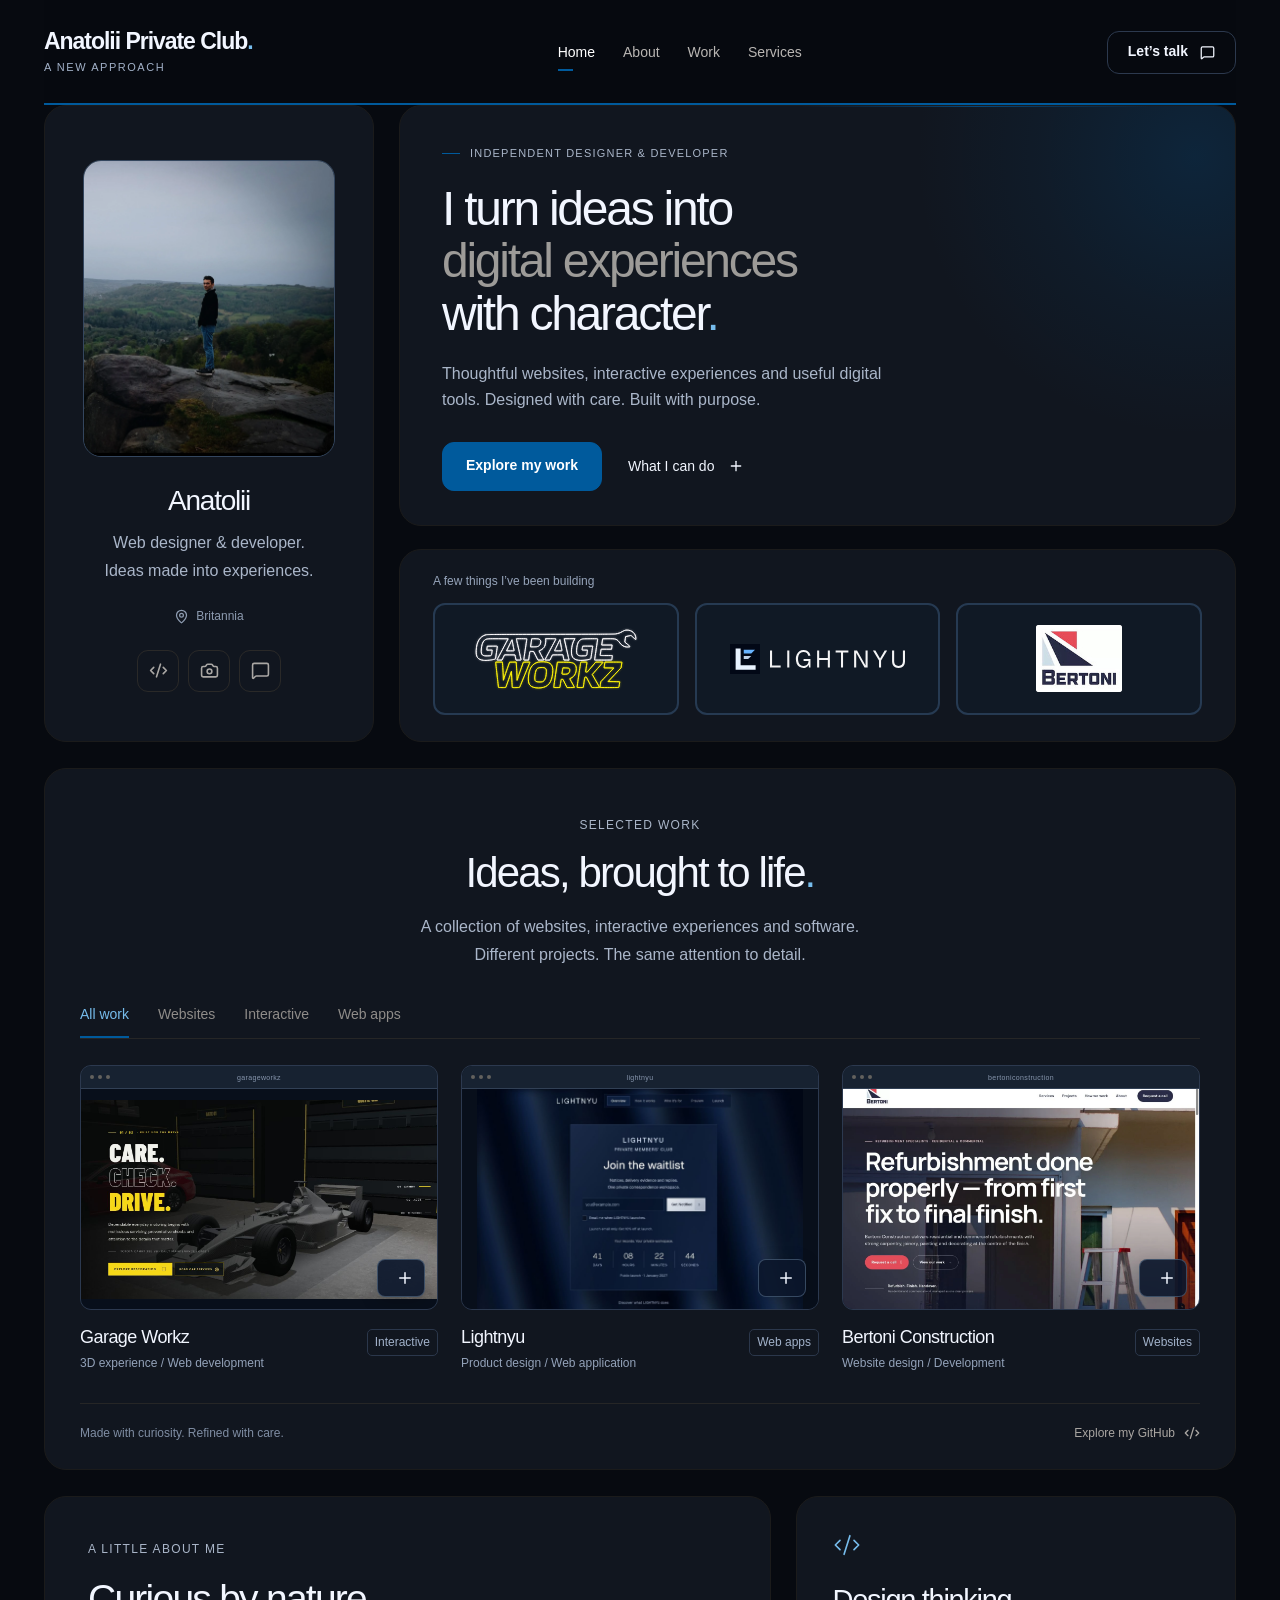
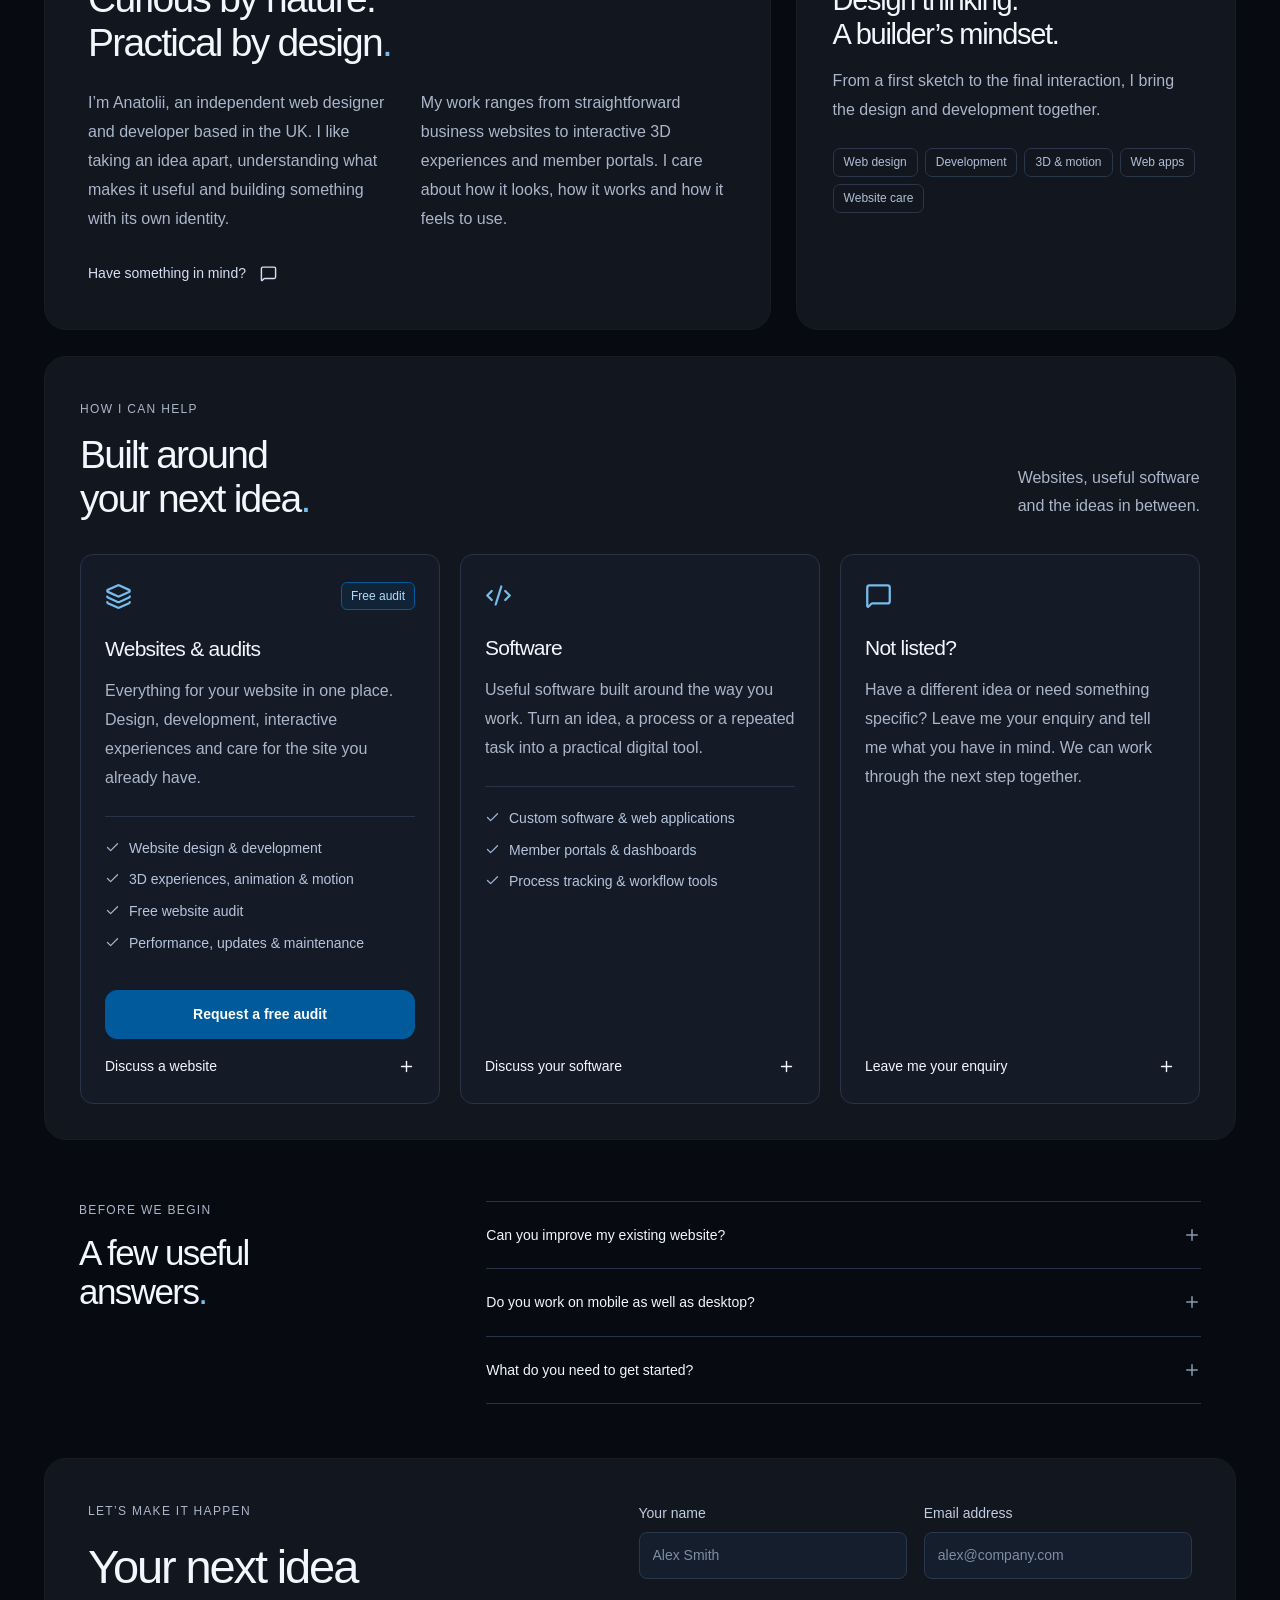
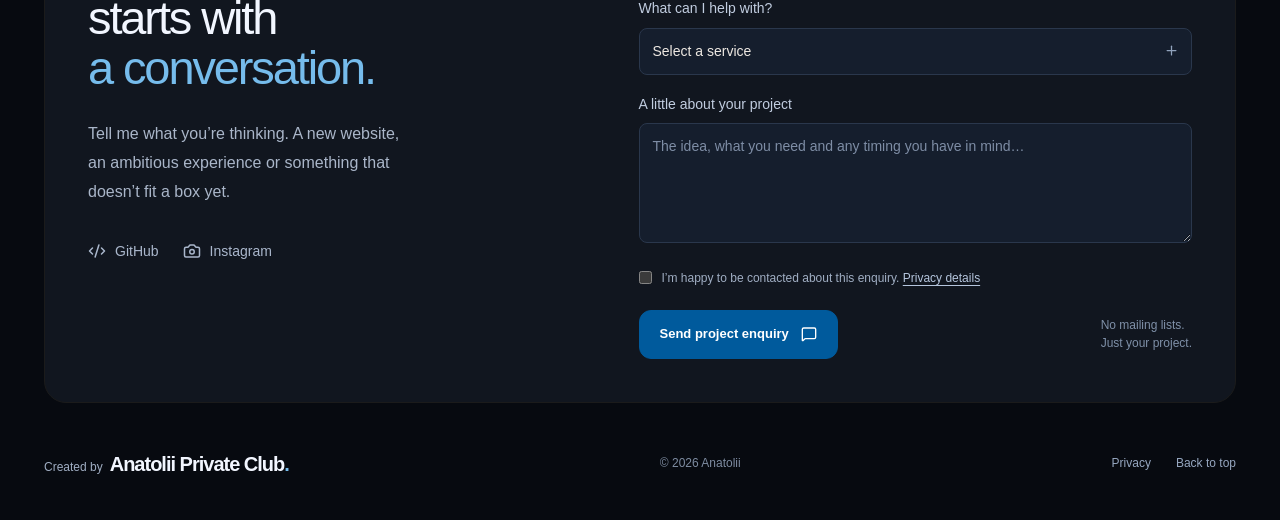
<file: index.html>
<!DOCTYPE html><html lang="en"><head><meta charSet="utf-8"/><meta name="viewport" content="width=device-width, initial-scale=1"/><link rel="stylesheet" href="/_next/static/css/index.BQGkGoPR.css" data-rsc-css-href="/_next/static/css/index.BQGkGoPR.css" data-precedence="vite-rsc/importer-resources"/><link rel="modulepreload" fetchPriority="low" href="/_next/static/chunks/index-CPXLrnvk.js"/><script src="/_next/static/chunks/rolldown-runtime-C60lm6uB.js" type="module" async=""></script><script src="/_next/static/chunks/framework-D_rUT4EX.js" type="module" async=""></script><link rel="modulepreload" href="/_next/static/chunks/layout-segment-context-VMV3japw.js" crossorigin=""/><link rel="modulepreload" href="/_next/static/chunks/page-BIT88SoY.js" crossorigin=""/><title>Anatolii Private Club — A New Approach</title><meta name="description" content="Thoughtful websites, interactive experiences and useful digital tools. Explore selected work and services by Anatolii."/><link rel="shortcut icon" href="/favicon.svg"/><link rel="icon" href="/favicon.svg"/><script>Object.assign(((self[Symbol.for("vinext.navigationRuntime")]??={bootstrap:{routeManifest:null},functions:{}}).bootstrap.rsc??={rsc:[]}),{params:{},nav:{"pathname":"/","searchParams":[]}})</script><link rel="modulepreload" href="/_next/static/chunks/index-CPXLrnvk.js" />
</head><body class="antialiased"><a class="skip-link" href="#main">Skip to content</a><header class="header wrap"><a href="#home" class="club-brand" aria-label="Anatolii Private Club home"><span class="brand-name">Anatolii Private Club<span class="accent">.</span></span><span class="brand-subtitle">A New Approach</span></a><nav class="navigation" aria-label="Main navigation"><a href="#home" class="active">Home</a><a href="#about" class="">About</a><a href="#work" class="">Work</a><a href="#services" class="">Services</a><a href="#contact" class="mobile-contact">Contact</a></nav><a class="button button-outline header-cta" href="#contact">Let’s talk <svg xmlns="http://www.w3.org/2000/svg" width="15" height="15" viewBox="0 0 24 24" fill="none" stroke="currentColor" stroke-width="2" stroke-linecap="round" stroke-linejoin="round" class="lucide lucide-message-square" aria-hidden="true"><path d="M22 17a2 2 0 0 1-2 2H6.828a2 2 0 0 0-1.414.586l-2.202 2.202A.71.71 0 0 1 2 21.286V5a2 2 0 0 1 2-2h16a2 2 0 0 1 2 2z"></path></svg></a><button class="menu-button" aria-label="Open menu" aria-expanded="false"><svg xmlns="http://www.w3.org/2000/svg" width="24" height="24" viewBox="0 0 24 24" fill="none" stroke="currentColor" stroke-width="2" stroke-linecap="round" stroke-linejoin="round" class="lucide lucide-menu" aria-hidden="true"><path d="M4 5h16"></path><path d="M4 12h16"></path><path d="M4 19h16"></path></svg></button></header><main id="main" class="wrap"><section class="hero" id="home" aria-label="Introduction"><aside class="profile panel"><div class="profile-portrait"><img src="/assets/profile/anatolii-outdoors.webp" alt="Anatolii overlooking a green valley from a rocky viewpoint" width="1015" height="1197" fetchPriority="high"/></div><div class="profile-info"><h2>Anatolii</h2><p>Web designer &amp; developer.<br/> Ideas made into experiences.</p></div><div class="profile-location"><svg xmlns="http://www.w3.org/2000/svg" width="15" height="15" viewBox="0 0 24 24" fill="none" stroke="currentColor" stroke-width="2" stroke-linecap="round" stroke-linejoin="round" class="lucide lucide-map-pin" aria-hidden="true"><path d="M20 10c0 4.993-5.539 10.193-7.399 11.799a1 1 0 0 1-1.202 0C9.539 20.193 4 14.993 4 10a8 8 0 0 1 16 0"></path><circle cx="12" cy="10" r="3"></circle></svg> Britannia</div><div class="socials"><a href="https://github.com/Lightnyu" aria-label="Anatolii on GitHub" target="_blank" rel="noopener noreferrer"><svg xmlns="http://www.w3.org/2000/svg" width="19" height="19" viewBox="0 0 24 24" fill="none" stroke="currentColor" stroke-width="2" stroke-linecap="round" stroke-linejoin="round" class="lucide lucide-code-xml" aria-hidden="true"><path d="m18 16 4-4-4-4"></path><path d="m6 8-4 4 4 4"></path><path d="m14.5 4-5 16"></path></svg></a><a href="https://www.instagram.com/tolea.molnic/" aria-label="Anatolii on Instagram" target="_blank" rel="noopener noreferrer"><svg xmlns="http://www.w3.org/2000/svg" width="19" height="19" viewBox="0 0 24 24" fill="none" stroke="currentColor" stroke-width="2" stroke-linecap="round" stroke-linejoin="round" class="lucide lucide-camera" aria-hidden="true"><path d="M13.997 4a2 2 0 0 1 1.76 1.05l.486.9A2 2 0 0 0 18.003 7H20a2 2 0 0 1 2 2v9a2 2 0 0 1-2 2H4a2 2 0 0 1-2-2V9a2 2 0 0 1 2-2h1.997a2 2 0 0 0 1.759-1.048l.489-.904A2 2 0 0 1 10.004 4z"></path><circle cx="12" cy="13" r="3"></circle></svg></a><a href="#contact" aria-label="Contact Anatolii"><svg xmlns="http://www.w3.org/2000/svg" width="19" height="19" viewBox="0 0 24 24" fill="none" stroke="currentColor" stroke-width="2" stroke-linecap="round" stroke-linejoin="round" class="lucide lucide-message-square" aria-hidden="true"><path d="M22 17a2 2 0 0 1-2 2H6.828a2 2 0 0 0-1.414.586l-2.202 2.202A.71.71 0 0 1 2 21.286V5a2 2 0 0 1 2-2h16a2 2 0 0 1 2 2z"></path></svg></a></div></aside><div class="hero-right"><div class="hero-main panel"><p class="eyebrow"><span class="tiny-dash"></span>Independent designer &amp; developer</p><h1>I turn ideas into<br/><span class="muted-heading">digital experiences</span><br/>with character<span class="accent">.</span></h1><p class="hero-description">Thoughtful websites, interactive experiences and useful digital tools. Designed with care. Built with purpose.</p><div class="hero-actions"><a href="#work" class="button button-primary">Explore my work</a><a class="text-link" href="#services">What I can do <svg xmlns="http://www.w3.org/2000/svg" width="16" height="16" viewBox="0 0 24 24" fill="none" stroke="currentColor" stroke-width="2" stroke-linecap="round" stroke-linejoin="round" class="lucide lucide-plus" aria-hidden="true"><path d="M5 12h14"></path><path d="M12 5v14"></path></svg></a></div></div><div class="project-strip panel"><p class="strip-label">A few things I’ve been building</p><div class="project-names" role="group" aria-label="Selected brands and projects"><button type="button" aria-label="Open Garage Workz project" class="project-brand-button brand-button brand-garage"><span class="project-brand-content"><img class="brand-asset" src="/assets/brands/garage-workz.svg" alt="Garage Workz" width="176" height="74"/></span></button><button type="button" aria-label="Open Lightnyu project" class="project-brand-button brand-button brand-lightnyu"><span class="project-brand-content"><span class="brand-lockup"><img class="brand-symbol" src="/assets/brands/lightnyu-mark.svg" alt="" width="30" height="30"/><img class="brand-wordmark" src="/assets/brands/lightnyu-wordmark.svg" alt="Lightnyu" width="135" height="20"/></span></span></button><button type="button" aria-label="Open Bertoni Construction project" class="project-brand-button brand-button brand-bertoni"><span class="project-brand-content"><img class="brand-asset" src="/assets/brands/bertoni.png" alt="Bertoni Construction" width="86" height="67"/></span></button></div></div></div></section><section id="work" class="work-section panel section-space"><div class="section-heading centered"><p class="eyebrow">Selected work</p><h2>Ideas, brought to life<span class="accent">.</span></h2><p>A collection of websites, interactive experiences and software.<br class="desktop-break"/> Different projects. The same attention to detail.</p></div><div class="filters" role="group" aria-label="Filter projects"><button class="selected" aria-pressed="true">All work</button><button class="" aria-pressed="false">Websites</button><button class="" aria-pressed="false">Interactive</button><button class="" aria-pressed="false">Web apps</button></div><div class="project-grid" aria-live="polite"><button class="project-card project-garage" aria-label="View Garage Workz project"><div class="project-image"><div class="browser-bar" aria-hidden="true"><i></i><i></i><i></i><span>garageworkz</span></div><img src="/assets/garage-workz-scroll.jpg" alt="Garage Workz scrolling overview with the Care Check Drive headline and workshop vehicles" loading="lazy" width="800" height="520"/><span class="project-open" aria-hidden="true"><span>View project</span><svg xmlns="http://www.w3.org/2000/svg" width="18" height="18" viewBox="0 0 24 24" fill="none" stroke="currentColor" stroke-width="2" stroke-linecap="round" stroke-linejoin="round" class="lucide lucide-plus" aria-hidden="true"><path d="M5 12h14"></path><path d="M12 5v14"></path></svg></span></div><div class="project-caption"><div><h3>Garage Workz</h3><p>3D experience / Web development</p></div><span class="project-category">Interactive</span></div></button><button class="project-card project-lightnyu" aria-label="View Lightnyu project"><div class="project-image"><div class="browser-bar" aria-hidden="true"><i></i><i></i><i></i><span>lightnyu</span></div><img src="/assets/lightnyu-live.jpg" alt="Lightnyu private members club landing page" loading="lazy" width="800" height="520"/><span class="project-open" aria-hidden="true"><span>View project</span><svg xmlns="http://www.w3.org/2000/svg" width="18" height="18" viewBox="0 0 24 24" fill="none" stroke="currentColor" stroke-width="2" stroke-linecap="round" stroke-linejoin="round" class="lucide lucide-plus" aria-hidden="true"><path d="M5 12h14"></path><path d="M12 5v14"></path></svg></span></div><div class="project-caption"><div><h3>Lightnyu</h3><p>Product design / Web application</p></div><span class="project-category">Web apps</span></div></button><button class="project-card project-bertoni" aria-label="View Bertoni Construction project"><div class="project-image"><div class="browser-bar" aria-hidden="true"><i></i><i></i><i></i><span>bertoniconstruction</span></div><img src="/assets/bertoni.webp" alt="Bertoni Construction refurbishment website with bold editorial headline" loading="lazy" width="800" height="520"/><span class="project-open" aria-hidden="true"><span>View project</span><svg xmlns="http://www.w3.org/2000/svg" width="18" height="18" viewBox="0 0 24 24" fill="none" stroke="currentColor" stroke-width="2" stroke-linecap="round" stroke-linejoin="round" class="lucide lucide-plus" aria-hidden="true"><path d="M5 12h14"></path><path d="M12 5v14"></path></svg></span></div><div class="project-caption"><div><h3>Bertoni Construction</h3><p>Website design / Development</p></div><span class="project-category">Websites</span></div></button></div><div class="work-foot"><span>Made with curiosity. Refined with care.</span><a href="https://github.com/Lightnyu" target="_blank" rel="noopener noreferrer">Explore my GitHub <svg xmlns="http://www.w3.org/2000/svg" width="16" height="16" viewBox="0 0 24 24" fill="none" stroke="currentColor" stroke-width="2" stroke-linecap="round" stroke-linejoin="round" class="lucide lucide-code-xml" aria-hidden="true"><path d="m18 16 4-4-4-4"></path><path d="m6 8-4 4 4 4"></path><path d="m14.5 4-5 16"></path></svg></a></div></section><section id="about" class="about-section section-space"><div class="about-main panel"><p class="eyebrow">A little about me</p><h2>Curious by nature.<br/>Practical by design<span class="accent">.</span></h2><div class="about-copy"><p>I’m Anatolii, an independent web designer and developer based in the UK. I like taking an idea apart, understanding what makes it useful and building something with its own identity.</p><p>My work ranges from straightforward business websites to interactive 3D experiences and member portals. I care about how it looks, how it works and how it feels to use.</p></div><a href="#contact" class="text-link">Have something in mind? <svg xmlns="http://www.w3.org/2000/svg" width="17" height="17" viewBox="0 0 24 24" fill="none" stroke="currentColor" stroke-width="2" stroke-linecap="round" stroke-linejoin="round" class="lucide lucide-message-square" aria-hidden="true"><path d="M22 17a2 2 0 0 1-2 2H6.828a2 2 0 0 0-1.414.586l-2.202 2.202A.71.71 0 0 1 2 21.286V5a2 2 0 0 1 2-2h16a2 2 0 0 1 2 2z"></path></svg></a></div><div class="about-side panel"><span class="icon-box"><svg xmlns="http://www.w3.org/2000/svg" width="28" height="28" viewBox="0 0 24 24" fill="none" stroke="currentColor" stroke-width="1.4" stroke-linecap="round" stroke-linejoin="round" class="lucide lucide-code-xml" aria-hidden="true"><path d="m18 16 4-4-4-4"></path><path d="m6 8-4 4 4 4"></path><path d="m14.5 4-5 16"></path></svg></span><h3>Design thinking.<br/>A builder’s mindset.</h3><p>From a first sketch to the final interaction, I bring the design and development together.</p><div class="skill-tags"><span>Web design</span><span>Development</span><span>3D &amp; motion</span><span>Web apps</span><span>Website care</span></div></div></section><section id="services" class="services-section panel section-space"><div class="section-heading split-heading"><div><p class="eyebrow">How I can help</p><h2>Built around<br/>your next idea<span class="accent">.</span></h2></div><p>Websites, useful software<br class="desktop-break"/> and the ideas in between.</p></div><div class="services-grid"><article class="service-card"><div class="service-topline"><span class="service-icon"><svg xmlns="http://www.w3.org/2000/svg" width="27" height="27" viewBox="0 0 24 24" fill="none" stroke="currentColor" stroke-width="2" stroke-linecap="round" stroke-linejoin="round" class="lucide lucide-layers" aria-hidden="true"><path d="M12.83 2.18a2 2 0 0 0-1.66 0L2.6 6.08a1 1 0 0 0 0 1.83l8.58 3.91a2 2 0 0 0 1.66 0l8.58-3.9a1 1 0 0 0 0-1.83z"></path><path d="M2 12a1 1 0 0 0 .58.91l8.6 3.91a2 2 0 0 0 1.65 0l8.58-3.9A1 1 0 0 0 22 12"></path><path d="M2 17a1 1 0 0 0 .58.91l8.6 3.91a2 2 0 0 0 1.65 0l8.58-3.9A1 1 0 0 0 22 17"></path></svg></span><span class="service-badge">Free audit</span></div><h3>Websites &amp; audits</h3><p>Everything for your website in one place. Design, development, interactive experiences and care for the site you already have.</p><ul><li><svg xmlns="http://www.w3.org/2000/svg" width="15" height="15" viewBox="0 0 24 24" fill="none" stroke="currentColor" stroke-width="2" stroke-linecap="round" stroke-linejoin="round" class="lucide lucide-check" aria-hidden="true"><path d="M20 6 9 17l-5-5"></path></svg>Website design &amp; development</li><li><svg xmlns="http://www.w3.org/2000/svg" width="15" height="15" viewBox="0 0 24 24" fill="none" stroke="currentColor" stroke-width="2" stroke-linecap="round" stroke-linejoin="round" class="lucide lucide-check" aria-hidden="true"><path d="M20 6 9 17l-5-5"></path></svg>3D experiences, animation &amp; motion</li><li><svg xmlns="http://www.w3.org/2000/svg" width="15" height="15" viewBox="0 0 24 24" fill="none" stroke="currentColor" stroke-width="2" stroke-linecap="round" stroke-linejoin="round" class="lucide lucide-check" aria-hidden="true"><path d="M20 6 9 17l-5-5"></path></svg>Free website audit</li><li><svg xmlns="http://www.w3.org/2000/svg" width="15" height="15" viewBox="0 0 24 24" fill="none" stroke="currentColor" stroke-width="2" stroke-linecap="round" stroke-linejoin="round" class="lucide lucide-check" aria-hidden="true"><path d="M20 6 9 17l-5-5"></path></svg>Performance, updates &amp; maintenance</li></ul><div class="service-actions"><button class="button button-primary">Request a free audit</button><button class="text-link">Discuss a website<svg xmlns="http://www.w3.org/2000/svg" width="17" height="17" viewBox="0 0 24 24" fill="none" stroke="currentColor" stroke-width="2" stroke-linecap="round" stroke-linejoin="round" class="lucide lucide-plus" aria-hidden="true"><path d="M5 12h14"></path><path d="M12 5v14"></path></svg></button></div></article><article class="service-card"><div class="service-topline"><span class="service-icon"><svg xmlns="http://www.w3.org/2000/svg" width="27" height="27" viewBox="0 0 24 24" fill="none" stroke="currentColor" stroke-width="2" stroke-linecap="round" stroke-linejoin="round" class="lucide lucide-code-xml" aria-hidden="true"><path d="m18 16 4-4-4-4"></path><path d="m6 8-4 4 4 4"></path><path d="m14.5 4-5 16"></path></svg></span></div><h3>Software</h3><p>Useful software built around the way you work. Turn an idea, a process or a repeated task into a practical digital tool.</p><ul><li><svg xmlns="http://www.w3.org/2000/svg" width="15" height="15" viewBox="0 0 24 24" fill="none" stroke="currentColor" stroke-width="2" stroke-linecap="round" stroke-linejoin="round" class="lucide lucide-check" aria-hidden="true"><path d="M20 6 9 17l-5-5"></path></svg>Custom software &amp; web applications</li><li><svg xmlns="http://www.w3.org/2000/svg" width="15" height="15" viewBox="0 0 24 24" fill="none" stroke="currentColor" stroke-width="2" stroke-linecap="round" stroke-linejoin="round" class="lucide lucide-check" aria-hidden="true"><path d="M20 6 9 17l-5-5"></path></svg>Member portals &amp; dashboards</li><li><svg xmlns="http://www.w3.org/2000/svg" width="15" height="15" viewBox="0 0 24 24" fill="none" stroke="currentColor" stroke-width="2" stroke-linecap="round" stroke-linejoin="round" class="lucide lucide-check" aria-hidden="true"><path d="M20 6 9 17l-5-5"></path></svg>Process tracking &amp; workflow tools</li></ul><div class="service-actions"><button class="text-link">Discuss your software<svg xmlns="http://www.w3.org/2000/svg" width="17" height="17" viewBox="0 0 24 24" fill="none" stroke="currentColor" stroke-width="2" stroke-linecap="round" stroke-linejoin="round" class="lucide lucide-plus" aria-hidden="true"><path d="M5 12h14"></path><path d="M12 5v14"></path></svg></button></div></article><article class="service-card"><div class="service-topline"><span class="service-icon"><svg xmlns="http://www.w3.org/2000/svg" width="27" height="27" viewBox="0 0 24 24" fill="none" stroke="currentColor" stroke-width="2" stroke-linecap="round" stroke-linejoin="round" class="lucide lucide-message-square" aria-hidden="true"><path d="M22 17a2 2 0 0 1-2 2H6.828a2 2 0 0 0-1.414.586l-2.202 2.202A.71.71 0 0 1 2 21.286V5a2 2 0 0 1 2-2h16a2 2 0 0 1 2 2z"></path></svg></span></div><h3>Not listed?</h3><p>Have a different idea or need something specific? Leave me your enquiry and tell me what you have in mind. We can work through the next step together.</p><div class="service-actions"><button class="text-link">Leave me your enquiry<svg xmlns="http://www.w3.org/2000/svg" width="17" height="17" viewBox="0 0 24 24" fill="none" stroke="currentColor" stroke-width="2" stroke-linecap="round" stroke-linejoin="round" class="lucide lucide-plus" aria-hidden="true"><path d="M5 12h14"></path><path d="M12 5v14"></path></svg></button></div></article></div></section><section class="faq-section section-space" aria-label="Common questions"><div class="faq-title"><p class="eyebrow">Before we begin</p><h2>A few useful<br/> answers<span class="accent">.</span></h2></div><div class="faq-list"><details><summary>Can you improve my existing website?<svg xmlns="http://www.w3.org/2000/svg" width="18" height="18" viewBox="0 0 24 24" fill="none" stroke="currentColor" stroke-width="2" stroke-linecap="round" stroke-linejoin="round" class="lucide lucide-plus" aria-hidden="true"><path d="M5 12h14"></path><path d="M12 5v14"></path></svg></summary><p>Yes. We can begin with a review of the current site, agree what is worth keeping and focus the work on the changes that will make the biggest difference.</p></details><details><summary>Do you work on mobile as well as desktop?<svg xmlns="http://www.w3.org/2000/svg" width="18" height="18" viewBox="0 0 24 24" fill="none" stroke="currentColor" stroke-width="2" stroke-linecap="round" stroke-linejoin="round" class="lucide lucide-plus" aria-hidden="true"><path d="M5 12h14"></path><path d="M12 5v14"></path></svg></summary><p>Yes. Layout, navigation, content and interactions are considered for both. For more complex experiences, the mobile version can have its own approach.</p></details><details><summary>What do you need to get started?<svg xmlns="http://www.w3.org/2000/svg" width="18" height="18" viewBox="0 0 24 24" fill="none" stroke="currentColor" stroke-width="2" stroke-linecap="round" stroke-linejoin="round" class="lucide lucide-plus" aria-hidden="true"><path d="M5 12h14"></path><path d="M12 5v14"></path></svg></summary><p>A short description of your business or idea, what you want the website to do, any existing site or references, and an indication of your timing. The project form below is a good place to start.</p></details></div></section><section id="contact" class="contact-section panel section-space"><div class="contact-intro"><p class="eyebrow">Let’s make it happen</p><h2>Your next idea<br/>starts with<br/><span class="accent">a conversation.</span></h2><p>Tell me what you’re thinking. A new website, an ambitious experience or something that doesn’t fit a box yet.</p><div class="contact-socials"><a href="https://github.com/Lightnyu" target="_blank" rel="noopener noreferrer"><svg xmlns="http://www.w3.org/2000/svg" width="18" height="18" viewBox="0 0 24 24" fill="none" stroke="currentColor" stroke-width="2" stroke-linecap="round" stroke-linejoin="round" class="lucide lucide-code-xml" aria-hidden="true"><path d="m18 16 4-4-4-4"></path><path d="m6 8-4 4 4 4"></path><path d="m14.5 4-5 16"></path></svg> GitHub</a><a href="https://www.instagram.com/tolea.molnic/" target="_blank" rel="noopener noreferrer"><svg xmlns="http://www.w3.org/2000/svg" width="18" height="18" viewBox="0 0 24 24" fill="none" stroke="currentColor" stroke-width="2" stroke-linecap="round" stroke-linejoin="round" class="lucide lucide-camera" aria-hidden="true"><path d="M13.997 4a2 2 0 0 1 1.76 1.05l.486.9A2 2 0 0 0 18.003 7H20a2 2 0 0 1 2 2v9a2 2 0 0 1-2 2H4a2 2 0 0 1-2-2V9a2 2 0 0 1 2-2h1.997a2 2 0 0 0 1.759-1.048l.489-.904A2 2 0 0 1 10.004 4z"></path><circle cx="12" cy="13" r="3"></circle></svg> Instagram</a></div></div><div class="form-area"><form><div class="form-row"><label>Your name<input autoComplete="name" placeholder="Alex Smith" required="" maxLength="100" name="name"/></label><label>Email address<input type="email" autoComplete="email" placeholder="alex@company.com" required="" maxLength="254" name="email"/></label></div><label>What can I help with?<span class="select-wrap"><select name="service" required=""><option value="" disabled="" selected="">Select a service</option><option>Websites &amp; audits</option><option>Free website audit</option><option>Software</option><option>Something else</option></select><svg xmlns="http://www.w3.org/2000/svg" width="15" height="15" viewBox="0 0 24 24" fill="none" stroke="currentColor" stroke-width="2" stroke-linecap="round" stroke-linejoin="round" class="lucide lucide-plus" aria-hidden="true"><path d="M5 12h14"></path><path d="M12 5v14"></path></svg></span></label><label>A little about your project<textarea name="message" placeholder="The idea, what you need and any timing you have in mind…" required="" minLength="20" maxLength="5000" rows="4"></textarea></label><div class="honeypot" aria-hidden="true"><label>Company website<input tabindex="-1" autoComplete="off" name="website"/></label></div><label class="consent"><input type="checkbox" required="" name="consent" value="yes"/><span>I’m happy to be contacted about this enquiry. <button type="button">Privacy details</button></span></label><div class="form-bottom"><button type="submit" class="button button-primary">Send project enquiry<svg xmlns="http://www.w3.org/2000/svg" width="16" height="16" viewBox="0 0 24 24" fill="none" stroke="currentColor" stroke-width="2" stroke-linecap="round" stroke-linejoin="round" class="lucide lucide-message-square" aria-hidden="true"><path d="M22 17a2 2 0 0 1-2 2H6.828a2 2 0 0 0-1.414.586l-2.202 2.202A.71.71 0 0 1 2 21.286V5a2 2 0 0 1 2-2h16a2 2 0 0 1 2 2z"></path></svg></button><span>No mailing lists.<br/>Just your project.</span></div></form></div></section></main><footer class="footer wrap"><a href="#home" class="creator-signature">Created by <span>Anatolii Private Club<span class="accent">.</span></span></a><p>© <!-- -->2026<!-- --> Anatolii</p><div><button>Privacy</button><a href="#home">Back to top</a></div></footer><dialog aria-labelledby="project-dialog-title" class="project-dialog"></dialog><dialog aria-labelledby="privacy-dialog-title" class="privacy-dialog"><div class="dialog-content"><button class="dialog-close" aria-label="Close privacy details"><svg xmlns="http://www.w3.org/2000/svg" width="24" height="24" viewBox="0 0 24 24" fill="none" stroke="currentColor" stroke-width="2" stroke-linecap="round" stroke-linejoin="round" class="lucide lucide-x" aria-hidden="true"><path d="M18 6 6 18"></path><path d="m6 6 12 12"></path></svg></button><p class="eyebrow">Your information</p><h2 id="privacy-dialog-title">A little privacy clarity.</h2><p>The enquiry form stores your name, email address, chosen service and message so Anatolii can review and respond to your project enquiry. Please leave sensitive information out of your message.</p><p>Your details are not added to a marketing list. This website does not use advertising trackers or set marketing cookies. Hosting services may process essential technical data to deliver the website and protect it from abuse.</p><p>To request access to or deletion of an enquiry, contact Anatolii through the Instagram profile linked on this site and quote the email used in your enquiry. Please do not put private details in a public comment.</p></div></dialog><script type="module" src="/_next/static/chunks/index-CPXLrnvk.js" id="_R_" async=""></script><script>((self[Symbol.for("vinext.navigationRuntime")]??={bootstrap:{routeManifest:null},functions:{}}).bootstrap.rsc??={rsc:[]}).rsc.push("2:I[\"8c0f216c4604\",[],\"Children\",1]\n")</script><script>((self[Symbol.for("vinext.navigationRuntime")]??={bootstrap:{routeManifest:null},functions:{}}).bootstrap.rsc??={rsc:[]}).rsc.push("3:I[\"593f344dc510\",[],\"GlobalErrorBoundary\",1]\n")</script><script>((self[Symbol.for("vinext.navigationRuntime")]??={bootstrap:{routeManifest:null},functions:{}}).bootstrap.rsc??={rsc:[]}).rsc.push("4:I[\"0b874ad30386\",[],\"default\",1]\n")</script><script>((self[Symbol.for("vinext.navigationRuntime")]??={bootstrap:{routeManifest:null},functions:{}}).bootstrap.rsc??={rsc:[]}).rsc.push("5:I[\"593f344dc510\",[],\"ErrorBoundary\",1]\n")</script><script>((self[Symbol.for("vinext.navigationRuntime")]??={bootstrap:{routeManifest:null},functions:{}}).bootstrap.rsc??={rsc:[]}).rsc.push("6:I[\"15c18cfaeeff\",[],\"LayoutSegmentProvider\",1]\n")</script><script>((self[Symbol.for("vinext.navigationRuntime")]??={bootstrap:{routeManifest:null},functions:{}}).bootstrap.rsc??={rsc:[]}).rsc.push("7:I[\"8c0f216c4604\",[],\"Slot\",1]\n")</script><script>((self[Symbol.for("vinext.navigationRuntime")]??={bootstrap:{routeManifest:null},functions:{}}).bootstrap.rsc??={rsc:[]}).rsc.push("8:I[\"593f344dc510\",[],\"NotFoundBoundary\",1]\n")</script><script>((self[Symbol.for("vinext.navigationRuntime")]??={bootstrap:{routeManifest:null},functions:{}}).bootstrap.rsc??={rsc:[]}).rsc.push("9:I[\"9276801271d6\",[],\"AppRouterScrollTarget\",1]\n")</script><script>((self[Symbol.for("vinext.navigationRuntime")]??={bootstrap:{routeManifest:null},functions:{}}).bootstrap.rsc??={rsc:[]}).rsc.push("a:I[\"593f344dc510\",[],\"RedirectBoundary\",1]\n")</script><script>((self[Symbol.for("vinext.navigationRuntime")]??={bootstrap:{routeManifest:null},functions:{}}).bootstrap.rsc??={rsc:[]}).rsc.push(":HL[\"/_next/static/css/index.BQGkGoPR.css\",\"style\"     ]\n")</script><script>((self[Symbol.for("vinext.navigationRuntime")]??={bootstrap:{routeManifest:null},functions:{}}).bootstrap.rsc??={rsc:[]}).rsc.push("0:{\"page:/\":\"$L1\",\"layout:/\":[[[\"$\",\"link\",\"css:/_next/static/css/index.BQGkGoPR.css\",{\"rel\":\"stylesheet\",\"precedence\":\"vite-rsc/importer-resources\",\"href\":\"/_next/static/css/index.BQGkGoPR.css\",\"data-rsc-css-href\":\"/_next/static/css/index.BQGkGoPR.css\"}],\"$undefined\"],[\"$\",\"html\",null,{\"lang\":\"en\",\"children\":[\"$\",\"body\",null,{\"className\":\"antialiased\",\"children\":[\"$\",\"$L2\",null,{}]}]}]],\"route:/\":[[[\"$\",\"meta\",null,{\"charSet\":\"utf-8\"}],[[\"$\",\"title\",\"0\",{\"children\":\"Anatolii Private Club — A New Approach\"}],[\"$\",\"meta\",\"1\",{\"name\":\"description\",\"content\":\"Thoughtful websites, interactive experiences and useful digital tools. Explore selected work and services by Anatolii.\"}],[\"$\",\"link\",\"2\",{\"data-vinext-streamed-icon\":\"$undefined\",\"rel\":\"shortcut icon\",\"href\":\"/favicon.svg\",\"type\":\"$undefined\",\"sizes\":\"$undefined\",\"color\":\"$undefined\",\"media\":\"$undefined\",\"fetchPriority\":\"$undefined\"}],[\"$\",\"link\",\"3\",{\"data-vinext-streamed-icon\":\"$undefined\",\"rel\":\"icon\",\"href\":\"/favicon.svg\",\"type\":\"$undefined\",\"sizes\":\"$undefined\",\"color\":\"$undefined\",\"media\":\"$undefined\",\"fetchPriority\":\"$undefined\"}]],[[\"$\",\"meta\",\"0\",{\"name\":\"viewport\",\"content\":\"width=device-width, initial-scale=1\"}]]],[\"$\",\"$L3\",null,{\"fallback\":\"$4\",\"children\":[\"$\",\"$L5\",null,{\"fallback\":\"$4\",\"children\":[\"$\",\"$L6\",null,{\"providerId\":\"layout:/\",\"segmentMap\":{\"children\":[]},\"children\":[\"$\",\"$L7\",null,{\"id\":\"layout:/\",\"parallelSlots\":\"$undefined\",\"children\":[\"$\",\"$L8\",null,{\"resetKey\":\"\",\"fallback\":[[\"$\",\"title\",null,{\"children\":\"404: This page could not be found.\"}],[\"$\",\"div\",null,{\"style\":{\"fontFamily\":\"system-ui,\\\"Segoe UI\\\",Roboto,Helvetica,Arial,sans-serif,\\\"Apple Color Emoji\\\",\\\"Segoe UI Emoji\\\"\",\"height\":\"100vh\",\"textAlign\":\"center\",\"display\":\"flex\",\"flexDirection\":\"column\",\"alignItems\":\"center\",\"justifyContent\":\"center\"},\"children\":[\"$\",\"div\",null,{\"children\":[[\"$\",\"style\",null,{\"dangerouslySetInnerHTML\":{\"__html\":\"body{color:#000;background:#fff;margin:0}.next-error-h1{border-right:1px solid rgba(0,0,0,.3)}@media (prefers-color-scheme:dark){body{color:#fff;background:#000}.next-error-h1{border-right:1px solid rgba(255,255,255,.3)}}\"}}],[\"$\",\"h1\",null,{\"className\":\"next-error-h1\",\"style\":{\"display\":\"inline-block\",\"margin\":\"0 20px 0 0\",\"padding\":\"0 23px 0 0\",\"fontSize\":24,\"fontWeight\":500,\"verticalAlign\":\"top\",\"lineHeight\":\"49px\"},\"children\":404}],[\"$\",\"div\",null,{\"style\":{\"display\":\"inline-block\"},\"children\":[\"$\",\"h2\",null,{\"style\":{\"fontSize\":14,\"fontWeight\":400,\"lineHeight\":\"49px\",\"margin\":0},\"children\":\"This page could not be found.\"}]}]]}]}]],\"children\":[\"$\",\"$L9\",null,{\"children\":[\"$\",\"$La\",null,{\"children\":[[\"$\",\"$L6\",null,{\"providerId\":\"page:/\",\"segmentMap\":{\"children\":[\"__PAGE__\"]},\"children\":[\"$\",\"$L7\",null,{\"id\":\"page:/\"}]}],null]}]}]}]}]}]}]}],null,null],\"__route\":\"route:/\",\"__interceptionContext\":null,\"__layoutIds\":[\"layout:/\"],\"__rootLayout\":\"/\",\"__bfcacheSegmentIdentities\":{\"layout:/\":\"[\\\"layout\\\",\\\"layout:/\\\",\\\"root-boundary:/\\\",\\\"\\\"]\",\"page:/\":\"[\\\"page\\\",\\\"page:/\\\",\\\"root-boundary:/\\\",\\\"\\\"]\"},\"__srcPage\":[\"page\"],\"__layoutFlags\":{\"layout:/\":\"s\"},\"__artifactCompatibility\":{\"schemaVersion\":1,\"graphVersion\":\"app-route-graph:1177fd80f83fa7b0\",\"deploymentVersion\":\"1ec7f804-9515-4fbb-81f1-d7e3d9dd539b\",\"appElementsSchemaVersion\":1,\"rscPayloadSchemaVersion\":1,\"rootBoundaryId\":\"/\",\"renderEpoch\":null},\"__dynamicStaleTime\":0}\n")</script><script>((self[Symbol.for("vinext.navigationRuntime")]??={bootstrap:{routeManifest:null},functions:{}}).bootstrap.rsc??={rsc:[]}).rsc.push("b:I[\"6efdf509a785\",[],\"default\",1]\n")</script><script>((self[Symbol.for("vinext.navigationRuntime")]??={bootstrap:{routeManifest:null},functions:{}}).bootstrap.rsc??={rsc:[]}).rsc.push("1:[\"$\",\"$Lb\",null,{\"params\":\"$@c\",\"searchParams\":\"$@d\"}]\n")</script><script>((self[Symbol.for("vinext.navigationRuntime")]??={bootstrap:{routeManifest:null},functions:{}}).bootstrap.rsc??={rsc:[]}).rsc.push("c:{}\n")</script><script>((self[Symbol.for("vinext.navigationRuntime")]??={bootstrap:{routeManifest:null},functions:{}}).bootstrap.rsc??={rsc:[]}).rsc.push("d:{}\n")</script><script>Object.assign(((self[Symbol.for("vinext.navigationRuntime")]??={bootstrap:{routeManifest:null},functions:{}}).bootstrap.rsc??={rsc:[]}),{"initialCacheKind":"dynamic","dynamicStaleTimeSeconds":0});((self[Symbol.for("vinext.navigationRuntime")]??={bootstrap:{routeManifest:null},functions:{}}).bootstrap.rsc??={rsc:[]}).done=true</script></body></html>
</file>
